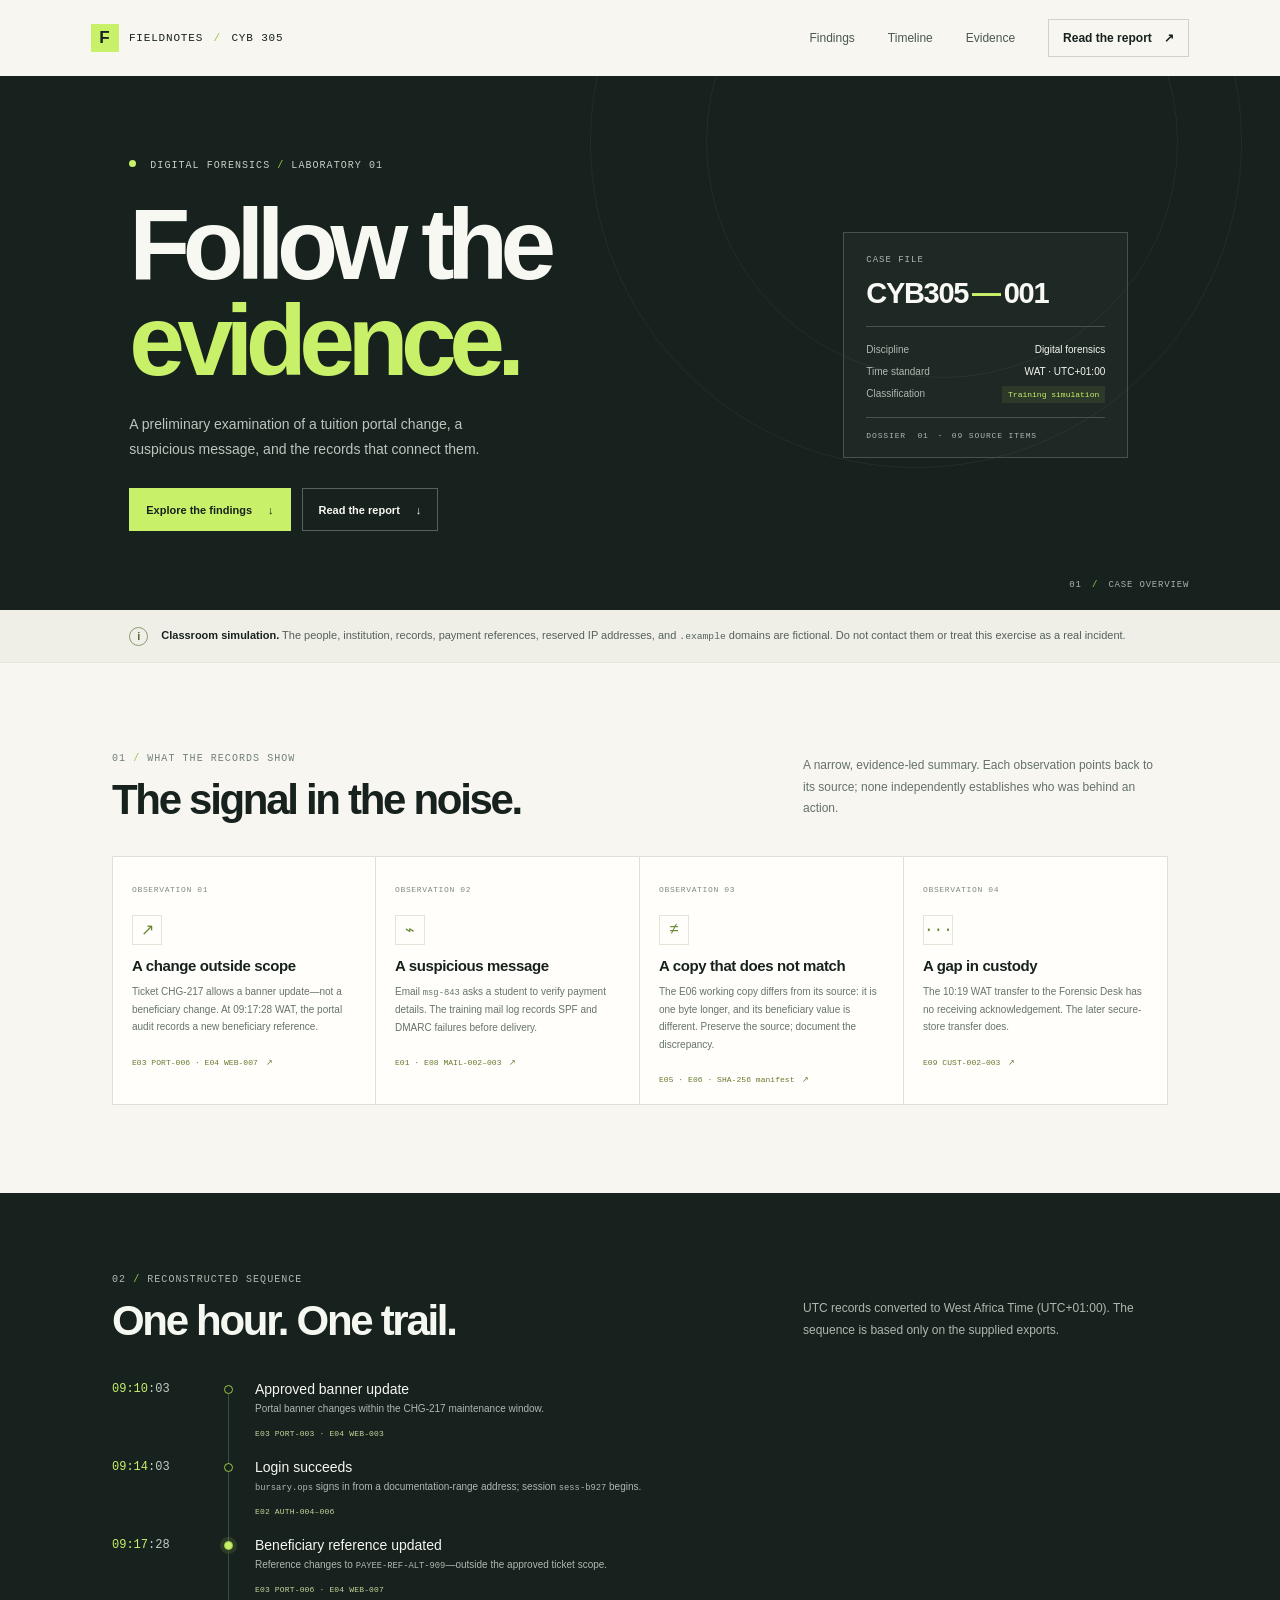
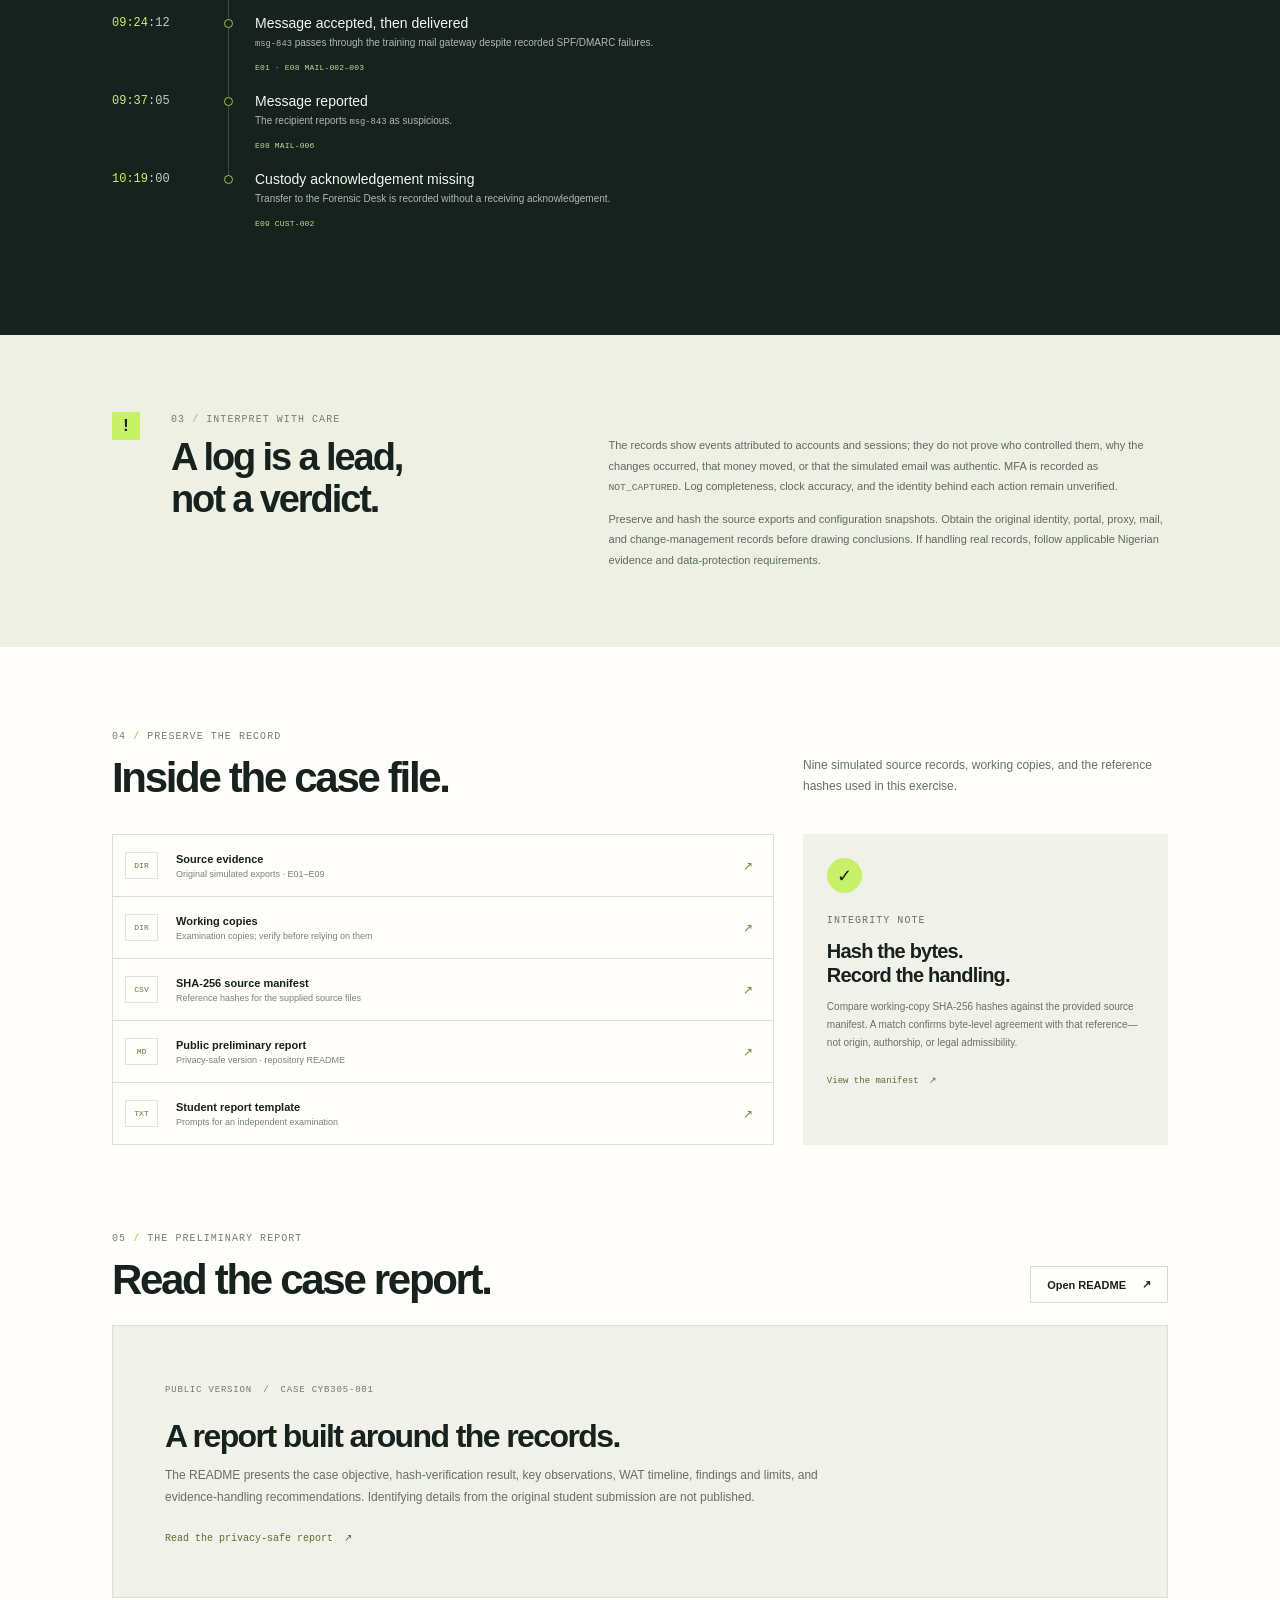
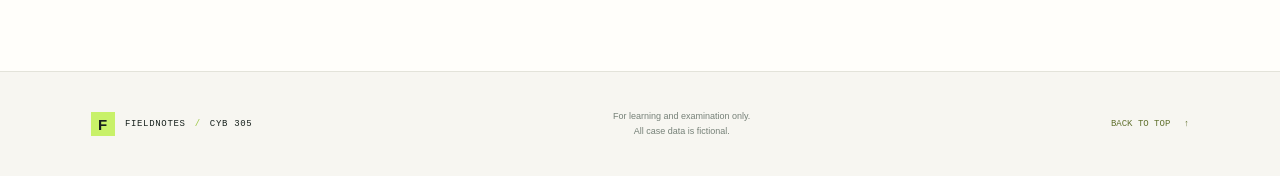
<file: index.html>
<!doctype html>
<html lang="en">
  <head>
    <meta charset="utf-8">
    <meta name="viewport" content="width=device-width, initial-scale=1">
    <meta name="theme-color" content="#111a17">
    <meta name="description" content="A fictional digital forensics training case study covering evidence integrity, payment portal activity, and a suspicious email.">
    <title>Case CYB305-001 — Digital Forensics Lab</title>
    <link rel="stylesheet" href="styles.css">
  </head>
  <body>
    <a class="skip-link" href="#main">Skip to case report</a>
    <header class="site-header">
      <a class="brand" href="#top" aria-label="CYB 305 case home">
        <span class="brand-mark" aria-hidden="true">F</span>
        <span>FIELDNOTES <span class="brand-divider">/</span> CYB 305</span>
      </a>
      <nav class="site-nav" aria-label="Main navigation">
        <a href="#findings">Findings</a>
        <a href="#timeline">Timeline</a>
        <a href="#evidence">Evidence</a>
        <a class="nav-cta" href="#report">Read the report <span aria-hidden="true">↗</span></a>
      </nav>
    </header>

    <main id="main">
      <section class="hero" id="top" aria-labelledby="case-title">
        <div class="hero-copy">
          <p class="eyebrow"><span class="status-dot" aria-hidden="true"></span> DIGITAL FORENSICS <span class="eyebrow-slash">/</span> LABORATORY 01</p>
          <h1 id="case-title">Follow the<br><span class="highlight">evidence.</span></h1>
          <p class="hero-description">A preliminary examination of a tuition portal change, a suspicious message, and the records that connect them.</p>
          <div class="hero-actions">
            <a class="button button-primary" href="#findings">Explore the findings <span aria-hidden="true">↓</span></a>
            <a class="button button-secondary" href="#report">Read the report <span aria-hidden="true">↓</span></a>
          </div>
        </div>
        <aside class="case-stamp" aria-label="Case details">
          <p class="stamp-label">CASE FILE</p>
          <p class="stamp-number">CYB305<span>—</span>001</p>
          <span class="stamp-rule"></span>
          <dl>
            <div><dt>Discipline</dt><dd>Digital forensics</dd></div>
            <div><dt>Time standard</dt><dd>WAT · UTC+01:00</dd></div>
            <div><dt>Classification</dt><dd><span class="tag">Training simulation</span></dd></div>
          </dl>
          <p class="stamp-index">DOSSIER&nbsp; 01 <span>·</span> 09 SOURCE ITEMS</p>
        </aside>
        <div class="hero-index" aria-hidden="true">01 <span>/</span> CASE OVERVIEW</div>
      </section>

      <section class="notice" aria-label="Simulation notice">
        <span class="notice-icon" aria-hidden="true">i</span>
        <p><strong>Classroom simulation.</strong> The people, institution, records, payment references, reserved IP addresses, and <code>.example</code> domains are fictional. Do not contact them or treat this exercise as a real incident.</p>
      </section>

      <section class="section findings-section" id="findings" aria-labelledby="findings-title">
        <div class="section-heading">
          <div><p class="eyebrow">01 <span>/</span> WHAT THE RECORDS SHOW</p><h2 id="findings-title">The signal in the noise.</h2></div>
          <p class="section-intro">A narrow, evidence-led summary. Each observation points back to its source; none independently establishes who was behind an action.</p>
        </div>
        <div class="finding-grid">
          <article class="finding-card">
            <span class="card-index">OBSERVATION 01</span>
            <span class="card-icon" aria-hidden="true">↗</span>
            <h3>A change outside scope</h3>
            <p>Ticket CHG-217 allows a banner update—not a beneficiary change. At 09:17:28 WAT, the portal audit records a new beneficiary reference.</p>
            <a class="source-link" href="#evidence">E03 PORT-006 · E04 WEB-007 <span aria-hidden="true">↗</span></a>
          </article>
          <article class="finding-card">
            <span class="card-index">OBSERVATION 02</span>
            <span class="card-icon" aria-hidden="true">⌁</span>
            <h3>A suspicious message</h3>
            <p>Email <code>msg-843</code> asks a student to verify payment details. The training mail log records SPF and DMARC failures before delivery.</p>
            <a class="source-link" href="#evidence">E01 · E08 MAIL-002–003 <span aria-hidden="true">↗</span></a>
          </article>
          <article class="finding-card">
            <span class="card-index">OBSERVATION 03</span>
            <span class="card-icon" aria-hidden="true">≠</span>
            <h3>A copy that does not match</h3>
            <p>The E06 working copy differs from its source: it is one byte longer, and its beneficiary value is different. Preserve the source; document the discrepancy.</p>
            <a class="source-link" href="#evidence">E05 · E06 · SHA-256 manifest <span aria-hidden="true">↗</span></a>
          </article>
          <article class="finding-card">
            <span class="card-index">OBSERVATION 04</span>
            <span class="card-icon" aria-hidden="true">···</span>
            <h3>A gap in custody</h3>
            <p>The 10:19 WAT transfer to the Forensic Desk has no receiving acknowledgement. The later secure-store transfer does.</p>
            <a class="source-link" href="#evidence">E09 CUST-002–003 <span aria-hidden="true">↗</span></a>
          </article>
        </div>
      </section>

      <section class="timeline-section" id="timeline" aria-labelledby="timeline-title">
        <div class="section timeline-inner">
          <div class="section-heading timeline-heading">
            <div><p class="eyebrow">02 <span>/</span> RECONSTRUCTED SEQUENCE</p><h2 id="timeline-title">One hour. One trail.</h2></div>
            <p class="section-intro">UTC records converted to West Africa Time (UTC+01:00). The sequence is based only on the supplied exports.</p>
          </div>
          <ol class="timeline">
            <li><time datetime="2026-10-12T09:10:03+01:00">09:10<span>:03</span></time><span class="timeline-marker" aria-hidden="true"></span><div><h3>Approved banner update</h3><p>Portal banner changes within the CHG-217 maintenance window.</p><span class="event-ref">E03 PORT-003 · E04 WEB-003</span></div></li>
            <li><time datetime="2026-10-12T09:14:03+01:00">09:14<span>:03</span></time><span class="timeline-marker" aria-hidden="true"></span><div><h3>Login succeeds</h3><p><code>bursary.ops</code> signs in from a documentation-range address; session <code>sess-b927</code> begins.</p><span class="event-ref">E02 AUTH-004–006</span></div></li>
            <li class="timeline-alert"><time datetime="2026-10-12T09:17:28+01:00">09:17<span>:28</span></time><span class="timeline-marker" aria-hidden="true"></span><div><h3>Beneficiary reference updated</h3><p>Reference changes to <code>PAYEE-REF-ALT-909</code>—outside the approved ticket scope.</p><span class="event-ref">E03 PORT-006 · E04 WEB-007</span></div></li>
            <li><time datetime="2026-10-12T09:24:12+01:00">09:24<span>:12</span></time><span class="timeline-marker" aria-hidden="true"></span><div><h3>Message accepted, then delivered</h3><p><code>msg-843</code> passes through the training mail gateway despite recorded SPF/DMARC failures.</p><span class="event-ref">E01 · E08 MAIL-002–003</span></div></li>
            <li><time datetime="2026-10-12T09:37:05+01:00">09:37<span>:05</span></time><span class="timeline-marker" aria-hidden="true"></span><div><h3>Message reported</h3><p>The recipient reports <code>msg-843</code> as suspicious.</p><span class="event-ref">E08 MAIL-006</span></div></li>
            <li><time datetime="2026-10-12T10:19:00+01:00">10:19<span>:00</span></time><span class="timeline-marker" aria-hidden="true"></span><div><h3>Custody acknowledgement missing</h3><p>Transfer to the Forensic Desk is recorded without a receiving acknowledgement.</p><span class="event-ref">E09 CUST-002</span></div></li>
          </ol>
        </div>
      </section>

      <section class="section limits-section" aria-labelledby="limits-title">
        <div class="limits-mark" aria-hidden="true">!</div>
        <div><p class="eyebrow">03 <span>/</span> INTERPRET WITH CARE</p><h2 id="limits-title">A log is a lead,<br>not a verdict.</h2></div>
        <div class="limits-copy">
          <p>The records show events attributed to accounts and sessions; they do not prove who controlled them, why the changes occurred, that money moved, or that the simulated email was authentic. MFA is recorded as <code>NOT_CAPTURED</code>. Log completeness, clock accuracy, and the identity behind each action remain unverified.</p>
          <p>Preserve and hash the source exports and configuration snapshots. Obtain the original identity, portal, proxy, mail, and change-management records before drawing conclusions. If handling real records, follow applicable Nigerian evidence and data-protection requirements.</p>
        </div>
      </section>

      <section class="evidence-section" id="evidence" aria-labelledby="evidence-title">
        <div class="section evidence-inner">
          <div class="section-heading">
            <div><p class="eyebrow">04 <span>/</span> PRESERVE THE RECORD</p><h2 id="evidence-title">Inside the case file.</h2></div>
            <p class="section-intro">Nine simulated source records, working copies, and the reference hashes used in this exercise.</p>
          </div>
          <div class="evidence-layout">
            <div class="evidence-list">
              <a href="evidence.html#source" class="evidence-row"><span class="file-type">DIR</span><span><strong>Source evidence</strong><small>Original simulated exports · E01–E09</small></span><span class="row-arrow" aria-hidden="true">↗</span></a>
              <a href="evidence.html#copies" class="evidence-row"><span class="file-type">DIR</span><span><strong>Working copies</strong><small>Examination copies; verify before relying on them</small></span><span class="row-arrow" aria-hidden="true">↗</span></a>
              <a href="SHA256_SOURCE_MANIFEST.csv" class="evidence-row"><span class="file-type">CSV</span><span><strong>SHA-256 source manifest</strong><small>Reference hashes for the supplied source files</small></span><span class="row-arrow" aria-hidden="true">↗</span></a>
              <a href="https://github.com/Moseschi5348/EVIDENCE-INTEGRITY---DIGITAL-FORENSICS-LAB-1#student-preliminary-forensic-report" class="evidence-row"><span class="file-type">MD</span><span><strong>Public preliminary report</strong><small>Privacy-safe version · repository README</small></span><span class="row-arrow" aria-hidden="true">↗</span></a>
              <a href="STUDENT_REPORT_TEMPLATE.txt" class="evidence-row"><span class="file-type">TXT</span><span><strong>Student report template</strong><small>Prompts for an independent examination</small></span><span class="row-arrow" aria-hidden="true">↗</span></a>
            </div>
            <aside class="integrity-card">
              <span class="integrity-emblem" aria-hidden="true">✓</span>
              <p class="eyebrow">INTEGRITY NOTE</p>
              <h3>Hash the bytes.<br>Record the handling.</h3>
              <p>Compare working-copy SHA-256 hashes against the provided source manifest. A match confirms byte-level agreement with that reference—not origin, authorship, or legal admissibility.</p>
              <a href="SHA256_SOURCE_MANIFEST.csv">View the manifest <span aria-hidden="true">↗</span></a>
            </aside>
          </div>
        </div>
      </section>

      <section class="report-section" id="report" aria-labelledby="report-title">
        <div class="section report-inner">
          <div class="section-heading report-heading">
            <div><p class="eyebrow">05 <span>/</span> THE PRELIMINARY REPORT</p><h2 id="report-title">Read the case report.</h2></div>
            <a class="button button-dark" href="https://github.com/Moseschi5348/EVIDENCE-INTEGRITY---DIGITAL-FORENSICS-LAB-1#student-preliminary-forensic-report" target="_blank" rel="noopener">Open README <span aria-hidden="true">↗</span></a>
          </div>
          <div class="report-card">
            <span class="report-card-index">PUBLIC VERSION <span aria-hidden="true">/</span> CASE CYB305-001</span>
            <h3>A report built around the records.</h3>
            <p>The README presents the case objective, hash-verification result, key observations, WAT timeline, findings and limits, and evidence-handling recommendations. Identifying details from the original student submission are not published.</p>
            <a class="report-card-link" href="https://github.com/Moseschi5348/EVIDENCE-INTEGRITY---DIGITAL-FORENSICS-LAB-1#student-preliminary-forensic-report" target="_blank" rel="noopener">Read the privacy-safe report <span aria-hidden="true">↗</span></a>
          </div>
        </div>
      </section>
    </main>

    <footer class="site-footer">
      <a class="brand footer-brand" href="#top"><span class="brand-mark" aria-hidden="true">F</span><span>FIELDNOTES <span class="brand-divider">/</span> CYB 305</span></a>
      <p>For learning and examination only.<br>All case data is fictional.</p>
      <a class="back-to-top" href="#top">BACK TO TOP <span aria-hidden="true">↑</span></a>
    </footer>
  </body>
</html>
</file>
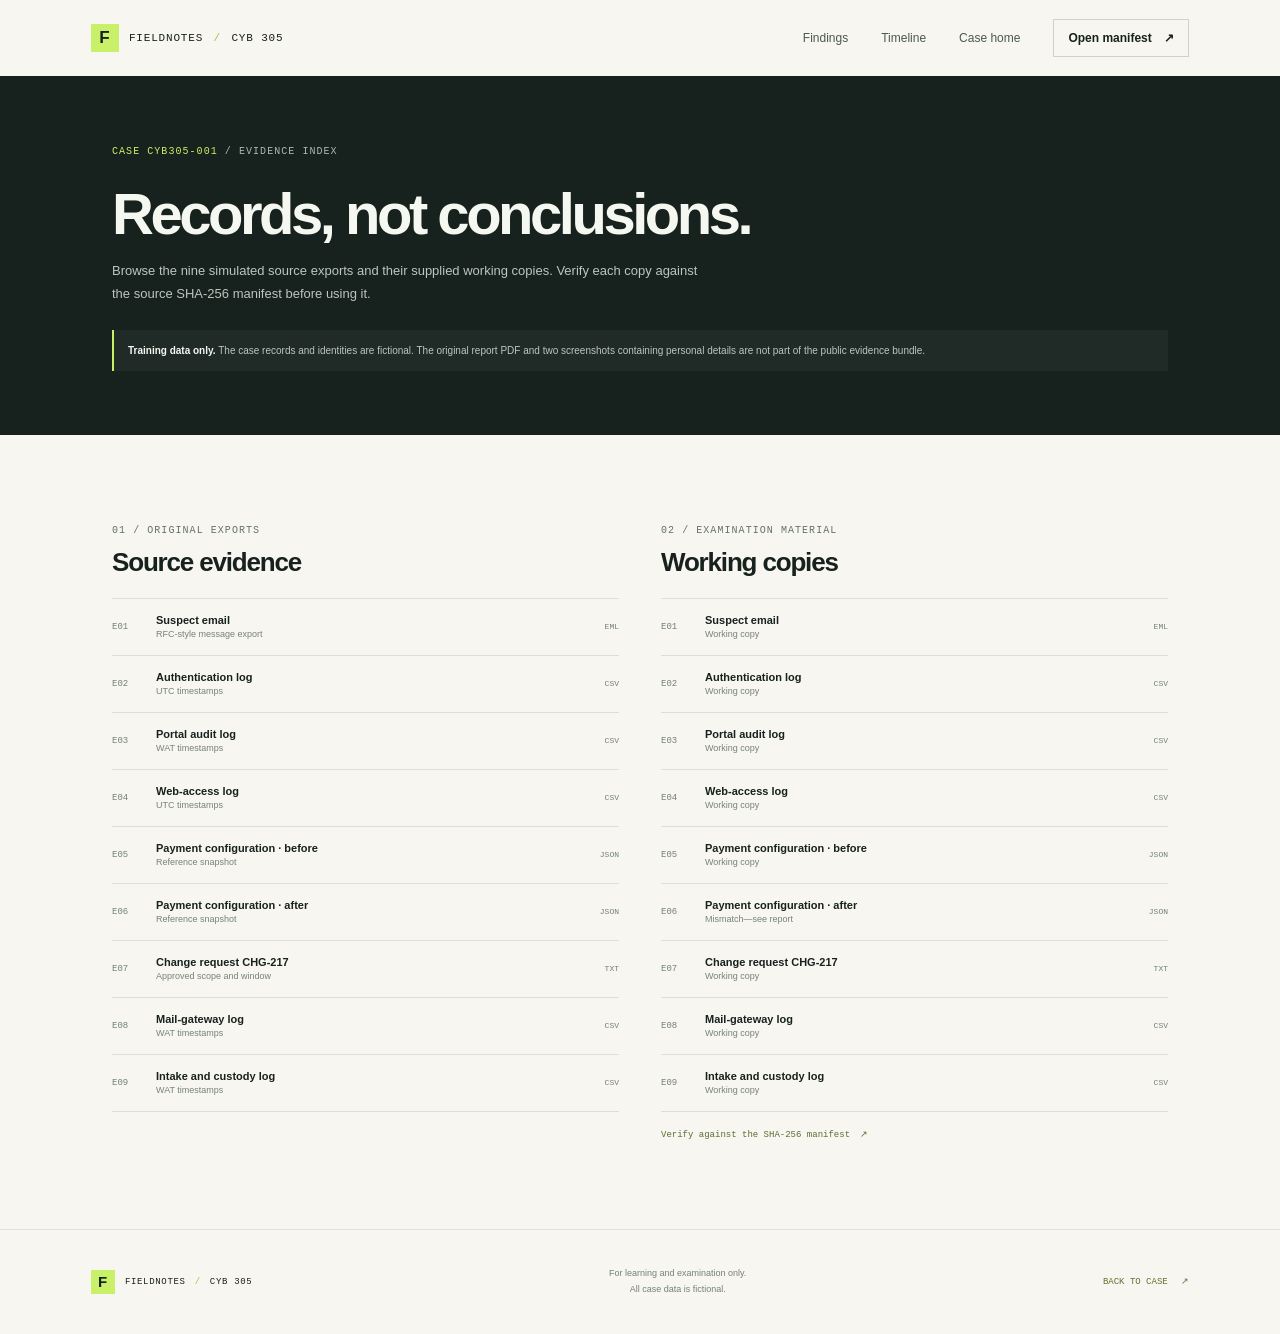
<file: evidence.html>
<!doctype html>
<html lang="en">
  <head>
    <meta charset="utf-8">
    <meta name="viewport" content="width=device-width, initial-scale=1">
    <meta name="theme-color" content="#111a17">
    <meta name="description" content="Browse the fictional source records and working copies for case CYB305-001.">
    <title>Evidence index — Case CYB305-001</title>
    <link rel="stylesheet" href="styles.css">
  </head>
  <body>
    <a class="skip-link" href="#main">Skip to evidence index</a>
    <header class="site-header">
      <a class="brand" href="index.html" aria-label="Return to CYB 305 case home">
        <span class="brand-mark" aria-hidden="true">F</span>
        <span>FIELDNOTES <span class="brand-divider">/</span> CYB 305</span>
      </a>
      <nav class="site-nav" aria-label="Main navigation">
        <a href="index.html#findings">Findings</a>
        <a href="index.html#timeline">Timeline</a>
        <a href="index.html#evidence">Case home</a>
        <a class="nav-cta" href="SHA256_SOURCE_MANIFEST.csv">Open manifest <span aria-hidden="true">↗</span></a>
      </nav>
    </header>
    <main id="main">
      <section class="evidence-page-hero">
        <div class="section">
          <p class="eyebrow"><a href="index.html">CASE CYB305-001</a> <span>/</span> EVIDENCE INDEX</p>
          <h1>Records, not conclusions.</h1>
          <p>Browse the nine simulated source exports and their supplied working copies. Verify each copy against the source SHA-256 manifest before using it.</p>
          <div class="evidence-page-notice"><strong>Training data only.</strong> The case records and identities are fictional. The original report PDF and two screenshots containing personal details are not part of the public evidence bundle.</div>
        </div>
      </section>
      <section class="section evidence-index-grid">
        <div id="source">
          <p class="eyebrow">01 <span>/</span> ORIGINAL EXPORTS</p>
          <h2>Source evidence</h2>
          <ol class="file-list">
            <li><span>E01</span><a href="SOURCE_EVIDENCE/E01_suspect_email.eml">Suspect email <small>RFC-style message export</small></a><span class="file-ext">EML</span></li>
            <li><span>E02</span><a href="SOURCE_EVIDENCE/E02_authentication_UTC.csv">Authentication log <small>UTC timestamps</small></a><span class="file-ext">CSV</span></li>
            <li><span>E03</span><a href="SOURCE_EVIDENCE/E03_portal_audit_WAT.csv">Portal audit log <small>WAT timestamps</small></a><span class="file-ext">CSV</span></li>
            <li><span>E04</span><a href="SOURCE_EVIDENCE/E04_web_access_UTC.csv">Web-access log <small>UTC timestamps</small></a><span class="file-ext">CSV</span></li>
            <li><span>E05</span><a href="SOURCE_EVIDENCE/E05_payment_config_before.json">Payment configuration · before <small>Reference snapshot</small></a><span class="file-ext">JSON</span></li>
            <li><span>E06</span><a href="SOURCE_EVIDENCE/E06_payment_config_after.json">Payment configuration · after <small>Reference snapshot</small></a><span class="file-ext">JSON</span></li>
            <li><span>E07</span><a href="SOURCE_EVIDENCE/E07_change_request.txt">Change request CHG-217 <small>Approved scope and window</small></a><span class="file-ext">TXT</span></li>
            <li><span>E08</span><a href="SOURCE_EVIDENCE/E08_mail_gateway_WAT.csv">Mail-gateway log <small>WAT timestamps</small></a><span class="file-ext">CSV</span></li>
            <li><span>E09</span><a href="SOURCE_EVIDENCE/E09_intake_transfer_WAT.csv">Intake and custody log <small>WAT timestamps</small></a><span class="file-ext">CSV</span></li>
          </ol>
        </div>
        <div id="copies">
          <p class="eyebrow">02 <span>/</span> EXAMINATION MATERIAL</p>
          <h2>Working copies</h2>
          <ol class="file-list">
            <li><span>E01</span><a href="WORKING_COPIES/E01_suspect_email.eml">Suspect email <small>Working copy</small></a><span class="file-ext">EML</span></li>
            <li><span>E02</span><a href="WORKING_COPIES/E02_authentication_UTC.csv">Authentication log <small>Working copy</small></a><span class="file-ext">CSV</span></li>
            <li><span>E03</span><a href="WORKING_COPIES/E03_portal_audit_WAT.csv">Portal audit log <small>Working copy</small></a><span class="file-ext">CSV</span></li>
            <li><span>E04</span><a href="WORKING_COPIES/E04_web_access_UTC.csv">Web-access log <small>Working copy</small></a><span class="file-ext">CSV</span></li>
            <li><span>E05</span><a href="WORKING_COPIES/E05_payment_config_before.json">Payment configuration · before <small>Working copy</small></a><span class="file-ext">JSON</span></li>
            <li><span>E06</span><a href="WORKING_COPIES/E06_payment_config_after.json">Payment configuration · after <small>Mismatch—see report</small></a><span class="file-ext">JSON</span></li>
            <li><span>E07</span><a href="WORKING_COPIES/E07_change_request.txt">Change request CHG-217 <small>Working copy</small></a><span class="file-ext">TXT</span></li>
            <li><span>E08</span><a href="WORKING_COPIES/E08_mail_gateway_WAT.csv">Mail-gateway log <small>Working copy</small></a><span class="file-ext">CSV</span></li>
            <li><span>E09</span><a href="WORKING_COPIES/E09_intake_transfer_WAT.csv">Intake and custody log <small>Working copy</small></a><span class="file-ext">CSV</span></li>
          </ol>
          <a class="manifest-link" href="SHA256_SOURCE_MANIFEST.csv">Verify against the SHA-256 manifest <span aria-hidden="true">↗</span></a>
        </div>
      </section>
    </main>
    <footer class="site-footer">
      <a class="brand footer-brand" href="index.html"><span class="brand-mark" aria-hidden="true">F</span><span>FIELDNOTES <span class="brand-divider">/</span> CYB 305</span></a>
      <p>For learning and examination only.<br>All case data is fictional.</p>
      <a class="back-to-top" href="index.html">BACK TO CASE <span aria-hidden="true">↗</span></a>
    </footer>
  </body>
</html>
</file>
<file: styles.css>
:root {
  color-scheme: light;
  --ink: #17211d;
  --muted: #64716b;
  --paper: #f7f6f1;
  --white: #fffefa;
  --green: #c8f169;
  --green-dark: #9dc746;
  --line: #dedfd7;
  --mono: "DM Mono", "Courier New", monospace;
  --sans: "DM Sans", "Segoe UI", sans-serif;
  --display: "Space Grotesk", "Segoe UI", sans-serif;
  font-family: var(--sans);
  scroll-behavior: smooth;
}

* { box-sizing: border-box; }
body { margin: 0; color: var(--ink); background: var(--paper); }
a { color: inherit; }
code { font-family: var(--mono); font-size: .88em; }
.skip-link { position: absolute; z-index: 20; top: -4rem; left: 1rem; padding: .8rem 1rem; color: var(--ink); background: var(--green); }
.skip-link:focus { top: 1rem; }
.site-header { height: 76px; padding: 0 7.1%; display: flex; align-items: center; justify-content: space-between; background: var(--paper); }
.brand { display: inline-flex; gap: 10px; align-items: center; color: var(--ink); font-family: var(--mono); font-size: 11px; font-weight: 500; letter-spacing: .075em; text-decoration: none; }
.brand-mark { width: 28px; height: 28px; display: grid; place-items: center; background: var(--green); font-family: var(--display); font-size: 17px; font-weight: 700; }
.brand-divider { padding: 0 3px; color: #97a39c; }
.site-nav { display: flex; align-items: center; gap: 33px; }
.site-nav a { color: #4b5851; font-size: 12px; text-decoration: none; }
.site-nav a:hover, .source-link:hover, .evidence-row:hover strong { color: #71922b; }
.site-nav .nav-cta { padding: 11px 14px; border: 1px solid #cfd2c8; color: var(--ink); font-weight: 600; }
.nav-cta span { padding-left: 9px; }

.hero { position: relative; min-height: 480px; padding: 82px 10.1% 79px; display: flex; justify-content: space-between; align-items: center; overflow: hidden; color: #f7f8f2; background: var(--ink); }
.hero::before { position: absolute; top: -260px; right: 3%; width: 650px; height: 650px; border: 1px solid rgb(255 255 255 / 5%); border-radius: 50%; content: ""; }
.hero::after { position: absolute; top: -170px; right: 8%; width: 470px; height: 470px; border: 1px solid rgb(255 255 255 / 5%); border-radius: 50%; content: ""; }
.hero-copy, .case-stamp { position: relative; z-index: 1; }
.hero-copy { max-width: 550px; }
.eyebrow { margin: 0; color: var(--muted); font-family: var(--mono); font-size: 10px; line-height: 1.6; letter-spacing: .105em; }
.hero .eyebrow { color: #c5cec7; }
.eyebrow-slash, .section-heading .eyebrow span, .limits-section .eyebrow span, .brand-divider { color: var(--green-dark); }
.status-dot { width: 7px; height: 7px; margin-right: 7px; display: inline-block; border-radius: 50%; background: var(--green); vertical-align: 1px; }
h1, h2, h3, p { margin-top: 0; }
.hero h1 { margin: 22px 0 15px; font-family: var(--display); font-size: clamp(62px, 8.3vw, 100px); font-weight: 600; line-height: .96; letter-spacing: -.075em; }
.highlight { color: var(--green); }
.hero-description { max-width: 390px; margin: 24px 0 26px; color: #bdc5be; font-size: 14px; line-height: 1.8; }
.hero-actions { display: flex; flex-wrap: wrap; gap: 11px; }
.button { min-height: 43px; padding: 0 16px; display: inline-flex; align-items: center; justify-content: center; gap: 16px; border: 1px solid transparent; font-size: 11px; font-weight: 600; text-decoration: none; transition: background .2s, color .2s, border-color .2s; }
.button-primary { color: var(--ink); background: var(--green); }
.button-primary:hover { background: #d7fa91; }
.button-secondary { border-color: #56625b; color: #f7f8f2; }
.button-secondary:hover { border-color: var(--green); color: var(--green); }
.case-stamp { width: 285px; margin: 0 2.2% 0 30px; padding: 22px 22px 17px; border: 1px solid #47524c; background: rgb(255 255 255 / 3%); }
.stamp-label, .stamp-index { margin: 0; color: #aeb8b0; font-family: var(--mono); font-size: 9px; letter-spacing: .11em; }
.stamp-number { margin: 12px 0 16px; color: #f8f9f4; font-family: var(--display); font-size: 29px; font-weight: 600; letter-spacing: -.045em; }
.stamp-number span { padding: 0 4px; color: var(--green); }
.stamp-rule { height: 1px; margin-bottom: 17px; display: block; background: #47524c; }
.case-stamp dl { margin: 0 0 18px; }
.case-stamp dl div { margin: 11px 0; display: flex; justify-content: space-between; gap: 8px; }
.case-stamp dt { color: #aeb8b0; font-size: 10px; }
.case-stamp dd { margin: 0; color: #f5f7f1; font-size: 10px; text-align: right; }
.tag { padding: 4px 6px; color: var(--green); background: rgb(200 241 105 / 9%); font-family: var(--mono); font-size: 8px; }
.stamp-index { padding-top: 13px; border-top: 1px solid #47524c; font-size: 8px; }
.stamp-index span { padding: 0 3px; color: var(--green); }
.hero-index { position: absolute; right: 7.1%; bottom: 20px; color: #aab4ac; font-family: var(--mono); font-size: 9px; letter-spacing: .09em; }
.hero-index span { padding: 0 4px; color: var(--green-dark); }

.notice { padding: 16px 10.1%; display: flex; align-items: center; gap: 13px; border-bottom: 1px solid #e6e5dc; background: #efefe7; }
.notice-icon { width: 19px; height: 19px; flex: 0 0 19px; display: grid; place-items: center; border: 1px solid #8a9b70; border-radius: 50%; color: #536d2a; font-family: var(--display); font-size: 11px; font-weight: 600; }
.notice p { margin: 0; color: #546158; font-size: 11px; line-height: 1.7; }
.notice strong { color: var(--ink); }

.section { max-width: 1120px; margin: 0 auto; padding: 88px 32px; }
.section-heading { margin-bottom: 33px; display: flex; align-items: end; justify-content: space-between; gap: 36px; }
.section-heading .eyebrow, .limits-section .eyebrow, .report-heading .eyebrow { color: #718078; }
.section-heading h2, .limits-section h2 { margin: 10px 0 0; font-family: var(--display); font-size: clamp(30px, 4vw, 42px); font-weight: 600; line-height: 1.1; letter-spacing: -.055em; }
.section-intro { max-width: 365px; margin: 0 0 3px; color: var(--muted); font-size: 12px; line-height: 1.8; }
.finding-grid { display: grid; grid-template-columns: repeat(4, minmax(0, 1fr)); border-top: 1px solid var(--line); border-bottom: 1px solid var(--line); }
.finding-card { min-height: 225px; padding: 21px 19px 18px; position: relative; border-right: 1px solid var(--line); background: var(--white); }
.finding-card:first-child { border-left: 1px solid var(--line); }
.card-index { color: #7e8a82; font-family: var(--mono); font-size: 8px; letter-spacing: .08em; }
.card-icon { width: 30px; height: 30px; margin: 19px 0 12px; display: grid; place-items: center; border: 1px solid #e1e4d7; color: #688832; font-family: var(--mono); font-size: 16px; }
.finding-card h3 { margin: 0 0 9px; font-family: var(--display); font-size: 15px; font-weight: 600; letter-spacing: -.025em; }
.finding-card p { margin: 0 0 15px; color: #66736b; font-size: 10px; line-height: 1.75; }
.source-link { color: #677830; font-family: var(--mono); font-size: 8px; letter-spacing: .005em; text-decoration: none; }
.source-link span { padding-left: 3px; }

.timeline-section { color: #f5f7f1; background: var(--ink); }
.timeline-inner { padding-top: 79px; padding-bottom: 86px; }
.timeline-heading .eyebrow { color: #aeb8b0; }
.timeline-heading .section-intro { color: #aeb8b0; }
.timeline-heading h2 { color: #f5f7f1; }
.timeline { margin: 0; padding: 4px 0 0; list-style: none; }
.timeline li { min-height: 78px; display: grid; grid-template-columns: 90px 17px 1fr; gap: 18px; }
.timeline time { padding-top: 1px; color: var(--green); font-family: var(--mono); font-size: 12px; }
.timeline time span { color: #c2cec5; }
.timeline-marker { width: 9px; height: 9px; margin: 4px; position: relative; border: 1px solid var(--green-dark); border-radius: 50%; background: var(--ink); }
.timeline li:not(:last-child) .timeline-marker::after { width: 1px; height: 71px; position: absolute; top: 8px; left: 3px; background: #3e4b43; content: ""; }
.timeline-alert .timeline-marker { background: var(--green); box-shadow: 0 0 0 4px rgb(200 241 105 / 12%); }
.timeline h3 { margin: 0 0 4px; color: #f5f7f1; font-family: var(--display); font-size: 14px; font-weight: 500; }
.timeline p { margin: 0 0 4px; color: #aeb9b1; font-size: 10px; line-height: 1.65; }
.event-ref { color: #c3d89a; font-family: var(--mono); font-size: 8px; letter-spacing: .02em; }

.limits-section { max-width: none; padding: 77px max(7.1%, calc((100% - 1056px) / 2)); display: grid; grid-template-columns: 35px minmax(230px, .85fr) minmax(310px, 1.15fr); align-items: start; gap: 24px; background: #edf0e3; }
.limits-mark { width: 28px; height: 28px; display: grid; place-items: center; background: var(--green); font-family: var(--display); font-size: 16px; font-weight: 700; }
.limits-section h2 { margin-top: 9px; font-size: clamp(28px, 3.6vw, 38px); }
.limits-copy { padding-top: 23px; }
.limits-copy p { margin-bottom: 12px; color: #5e6a62; font-size: 11px; line-height: 1.85; }
.limits-copy p:last-child { margin-bottom: 0; }

.evidence-section { background: var(--white); }
.evidence-inner { padding-top: 82px; padding-bottom: 86px; }
.evidence-layout { display: grid; grid-template-columns: 1.45fr .8fr; align-items: stretch; gap: 29px; }
.evidence-list { border-top: 1px solid var(--line); }
.evidence-row { min-height: 62px; padding: 10px 12px; display: grid; grid-template-columns: 39px 1fr 18px; align-items: center; gap: 12px; border: 1px solid var(--line); border-top: 0; color: inherit; text-decoration: none; transition: background .18s; }
.evidence-row:hover { background: var(--paper); }
.file-type { width: 33px; height: 27px; display: grid; place-items: center; border: 1px solid #e1e4d7; color: #667a3c; font-family: var(--mono); font-size: 8px; }
.evidence-row strong, .evidence-row small { display: block; }
.evidence-row strong { margin-bottom: 4px; font-family: var(--display); font-size: 11px; font-weight: 600; }
.evidence-row small { color: #77827a; font-size: 9px; }
.row-arrow { color: #798443; font-size: 12px; }
.integrity-card { padding: 24px; background: #f0f1e9; }
.integrity-emblem { width: 35px; height: 35px; margin-bottom: 20px; display: grid; place-items: center; border-radius: 50%; color: var(--ink); background: var(--green); font-size: 18px; }
.integrity-card .eyebrow { margin-bottom: 10px; color: #687365; }
.integrity-card h3 { margin: 0 0 11px; font-family: var(--display); font-size: 20px; font-weight: 600; line-height: 1.2; letter-spacing: -.04em; }
.integrity-card p:not(.eyebrow) { margin: 0 0 17px; color: #66736b; font-size: 10px; line-height: 1.8; }
.integrity-card > a { color: #596e2f; font-family: var(--mono); font-size: 9px; text-decoration: none; }
.integrity-card > a span { padding-left: 5px; }

.report-section { padding: 0 0 73px; background: var(--white); }
.report-inner { padding-top: 0; padding-bottom: 0; }
.report-heading { margin-bottom: 22px; }
.button-dark { min-height: 37px; border-color: #d5d9cd; color: var(--ink); background: var(--white); }
.button-dark:hover { border-color: var(--ink); }
.report-card { padding: clamp(24px, 5vw, 52px); border: 1px solid var(--line); background: #f0f1e9; }
.report-card-index { color: #6f7a70; font-family: var(--mono); font-size: 9px; letter-spacing: .09em; }
.report-card-index span { padding: 0 5px; color: #78963e; }
.report-card h3 { margin: 22px 0 10px; font-family: var(--display); font-size: clamp(22px, 3.4vw, 32px); font-weight: 600; letter-spacing: -.05em; }
.report-card p { max-width: 700px; margin: 0 0 19px; color: #657068; font-size: 12px; line-height: 1.8; }
.report-card-link { color: #596e2f; font-family: var(--mono); font-size: 10px; text-decoration: none; }
.report-card-link span { padding-left: 5px; }

.site-footer { min-height: 105px; padding: 24px 7.1%; display: flex; align-items: center; justify-content: space-between; gap: 20px; border-top: 1px solid #e3e3da; background: var(--paper); }
.footer-brand { font-size: 9px; }
.footer-brand .brand-mark { width: 24px; height: 24px; font-size: 15px; }
.site-footer > p { margin: 0; color: #768178; font-size: 9px; line-height: 1.7; text-align: center; }
.back-to-top { color: #61712e; font-family: var(--mono); font-size: 9px; text-decoration: none; }
.back-to-top span { padding-left: 8px; }

.evidence-page-hero { color: #f5f7f1; background: var(--ink); }
.evidence-page-hero .section { padding-top: 68px; padding-bottom: 64px; }
.evidence-page-hero .eyebrow { color: #aeb8b0; }
.evidence-page-hero .eyebrow a { color: var(--green); text-decoration: none; }
.evidence-page-hero h1 { margin: 20px 0 12px; font-family: var(--display); font-size: clamp(38px, 6vw, 58px); font-weight: 600; letter-spacing: -.06em; }
.evidence-page-hero .section > p:not(.eyebrow) { max-width: 590px; margin-bottom: 0; color: #bdc5be; font-size: 13px; line-height: 1.8; }
.evidence-page-notice { margin-top: 24px; padding: 12px 14px; border-left: 2px solid var(--green); color: #bdc5be; background: rgb(255 255 255 / 4%); font-size: 10px; line-height: 1.7; }
.evidence-page-notice strong { color: #f5f7f1; }
.evidence-index-grid { display: grid; grid-template-columns: repeat(2, minmax(0, 1fr)); align-items: start; gap: 42px; }
.evidence-index-grid h2 { margin: 8px 0 20px; font-family: var(--display); font-size: 26px; letter-spacing: -.045em; }
.file-list { margin: 0; padding: 0; border-top: 1px solid var(--line); list-style: none; }
.file-list li { min-height: 57px; display: grid; grid-template-columns: 35px minmax(0, 1fr) 34px; align-items: center; gap: 9px; border-bottom: 1px solid var(--line); }
.file-list li > span:first-child { color: #718078; font-family: var(--mono); font-size: 9px; }
.file-list a { padding: 9px 0; font-family: var(--display); font-size: 11px; font-weight: 600; text-decoration: none; }
.file-list a:hover { color: #71922b; }
.file-list small { margin-top: 3px; display: block; color: #77827a; font-family: var(--sans); font-size: 9px; font-weight: 400; }
.file-ext { color: #718078; font-family: var(--mono); font-size: 8px; text-align: right; }
.manifest-link { margin-top: 17px; display: inline-block; color: #596e2f; font-family: var(--mono); font-size: 9px; text-decoration: none; }
.manifest-link span { padding-left: 5px; }

@media (min-width: 1300px) {
  .hero { padding-right: calc((100% - 1038px) / 2); padding-left: calc((100% - 1038px) / 2); }
}
@media (max-width: 800px) {
  .site-header { height: auto; min-height: 67px; padding: 12px 5%; }
  .site-nav { gap: 17px; }
  .site-nav a { font-size: 10px; }
  .hero { min-height: 440px; padding: 63px 7%; }
  .case-stamp { width: 255px; margin-right: 0; }
  .notice { padding-right: 7%; padding-left: 7%; }
  .section { padding-right: 7%; padding-left: 7%; }
  .finding-grid { grid-template-columns: repeat(2, minmax(0, 1fr)); }
  .finding-card:nth-child(3) { border-left: 1px solid var(--line); }
  .finding-card:nth-child(n+3) { border-top: 1px solid var(--line); }
  .limits-section { padding-right: 7%; padding-left: 7%; }
  .evidence-layout { grid-template-columns: 1fr .8fr; gap: 18px; }
  .evidence-index-grid { gap: 25px; }
  .site-footer { padding-right: 5%; padding-left: 5%; }
}
@media (max-width: 580px) {
  .site-header { align-items: flex-start; flex-direction: column; gap: 13px; }
  .site-nav { width: 100%; justify-content: space-between; gap: 8px; }
  .site-nav .nav-cta { padding: 8px; }
  .hero { padding: 50px 7% 56px; align-items: stretch; flex-direction: column; gap: 35px; }
  .hero h1 { font-size: clamp(62px, 16vw, 86px); }
  .hero-description { max-width: 340px; font-size: 13px; }
  .case-stamp { width: min(100%, 340px); margin: 0; }
  .hero-index { right: 7%; bottom: 15px; }
  .notice { align-items: flex-start; }
  .section { padding-top: 63px; padding-bottom: 65px; }
  .section-heading { align-items: flex-start; flex-direction: column; gap: 13px; }
  .section-intro { max-width: 100%; }
  .finding-grid { grid-template-columns: 1fr; }
  .finding-card { min-height: auto; padding: 19px; border-right: 1px solid var(--line); border-left: 1px solid var(--line); }
  .finding-card + .finding-card { border-top: 1px solid var(--line); }
  .finding-card:nth-child(3) { border-left: 1px solid var(--line); }
  .finding-card p { max-width: 390px; font-size: 11px; }
  .timeline li { grid-template-columns: 69px 13px 1fr; gap: 11px; }
  .timeline time { font-size: 11px; }
  .timeline p { font-size: 10px; }
  .limits-section { grid-template-columns: 30px 1fr; gap: 15px; }
  .limits-copy { grid-column: 2; padding-top: 0; }
  .evidence-layout { grid-template-columns: 1fr; }
  .evidence-index-grid { grid-template-columns: 1fr; gap: 45px; }
  .site-footer { align-items: flex-start; flex-wrap: wrap; }
  .site-footer > p { order: 3; width: 100%; text-align: left; }
}
@media (prefers-reduced-motion: reduce) {
  :root { scroll-behavior: auto; }
  *, *::before, *::after { transition-duration: .01ms !important; }
}
</file>
